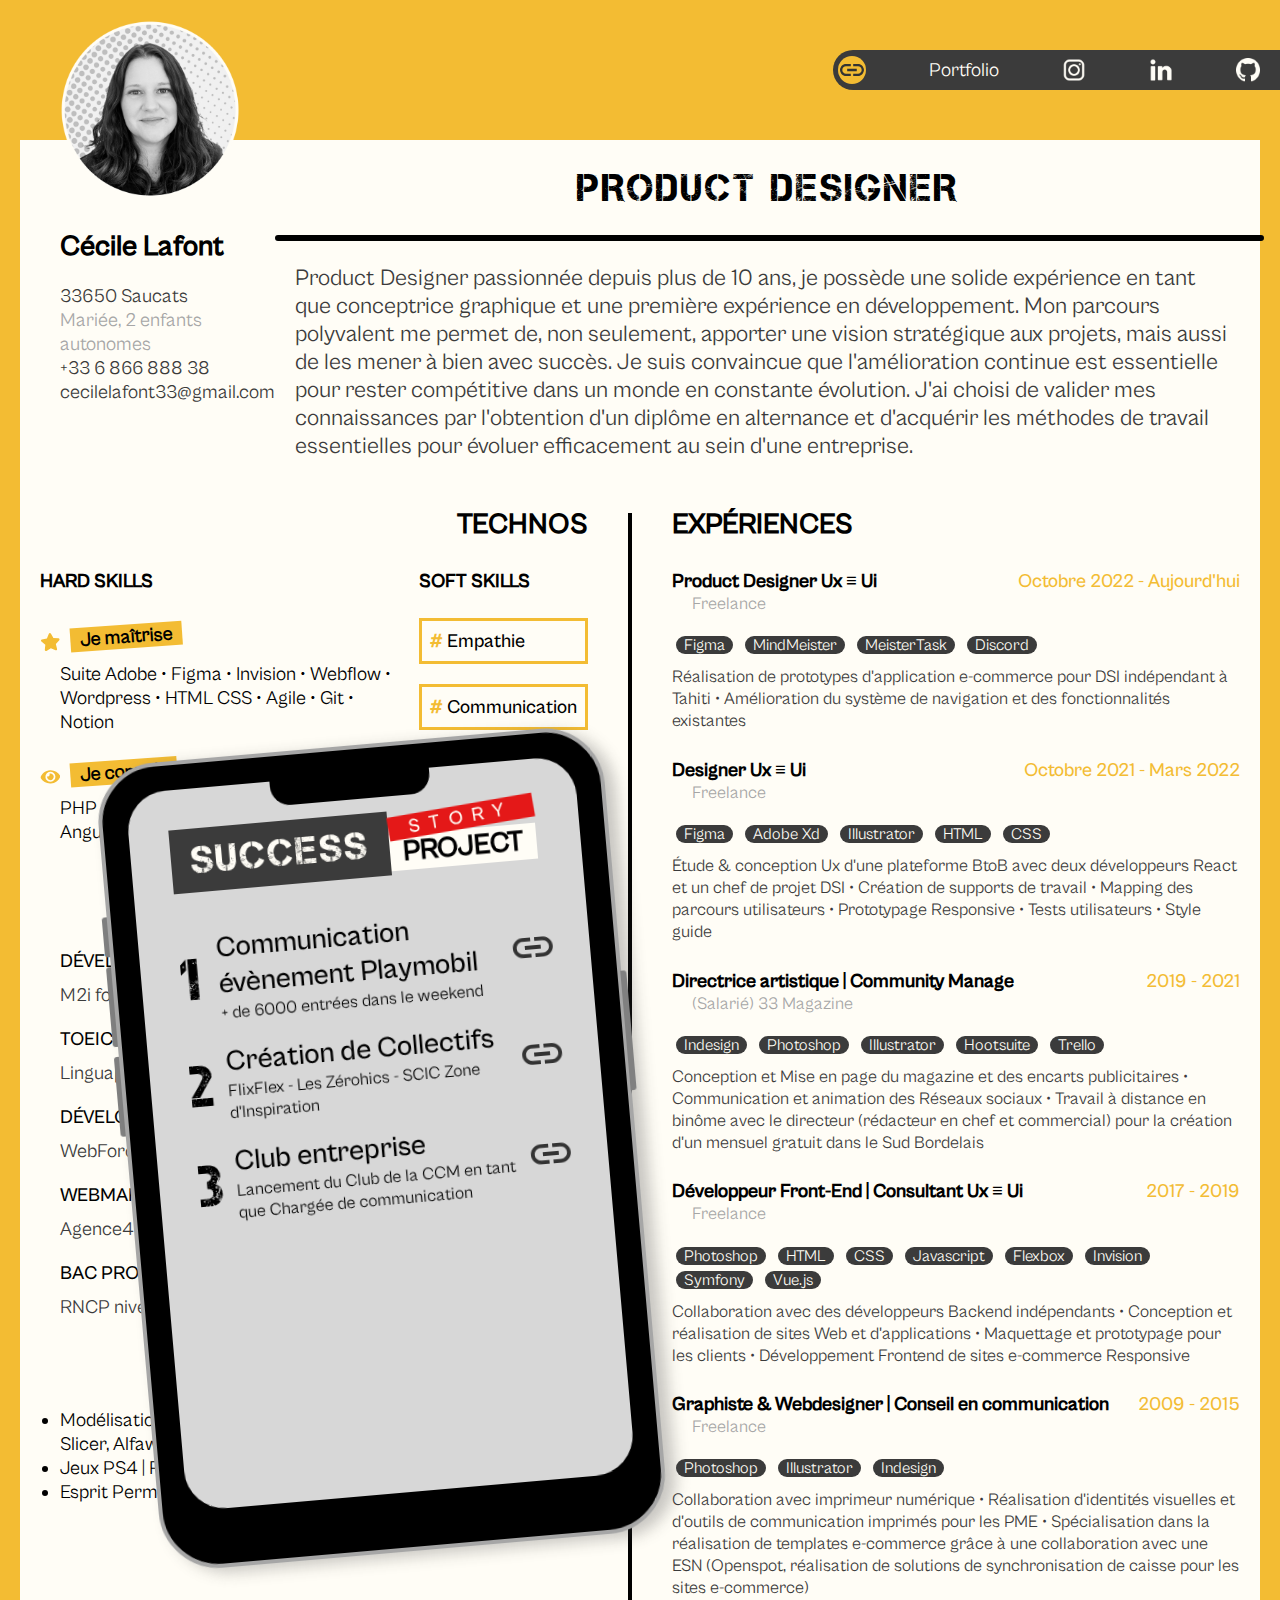
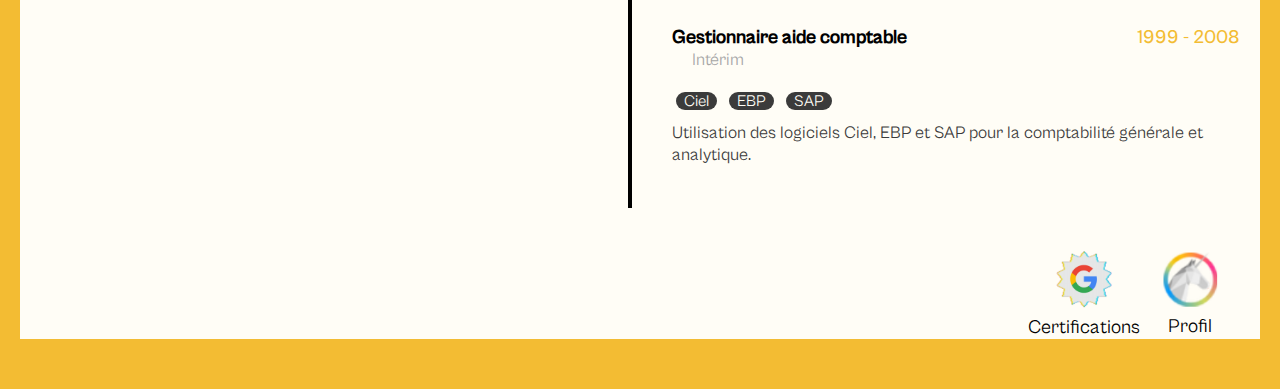
<file: index.html>
<!DOCTYPE html>
<html lang="fr">

<head>
    <meta charset="UTF-8">
    <meta name="viewport" content="width=device-width, initial-scale=1.0">
    <meta property="og:title" content="Cécile Lafont Product Designer">
    <meta property="og:type" content="website">
    <meta property="og:description" content="Prête à rejoindre une entreprise passionnante
                                     pour concevoir des produits exceptionnels ! Découvrez mon CV en ligne.">
    <meta property="og:image" content="/assets/images/photo-cecile-NB.png">
    <meta property="og:image:width" content="180px">
    <meta property="og:image:height" content="180px">
    <meta name="twitter:card" content="summary_large_image">
    <meta name="twitter:title" content="Cécile Lafont Product Designer">
    <meta name="twitter:description" content="Prête à rejoindre une entreprise passionnante
                                     pour concevoir des produits exceptionnels ! Découvrez mon CV en ligne.">
    <meta name="twitter:image" content="https://webdesigner-bordeaux.website/assets/images/photo-cecile-NB.png">
    <meta name="author" content="Cécile Lafont">
    <title>CV Cécile Lafont Product Designer</title>
    <meta name="description" content="Designer UX, Product Designer de talent ?
                                     Découvrez mon CV en ligne valorisant mes compétences
                                     en design, expérience et portfolio créatif. Prête à
                                     rejoindre une entreprise passionnante pour concevoir
                                     des produits exceptionnels ! Contactez-moi pour discuter
                                     de nos opportunités de collaboration dès aujourd'hui.">
    <!-- Découvrez la Mystery cache de ma page 404 :-)  -->
    <link rel="shortcut icon" href="/assets/images/conception-ux-1.ico" type="image/x-icon">
    <link rel="stylesheet" href="/assets/main.css">
    <script src="/assets/js/script.js" defer></script>
</head>

<body>
    <header class="dflex fdrowr">
        <div id="smedia" class="dflex fdrow">
            <div class="dflex"><img id="decorlink-smedia" src="/assets/images/Insert-link-icon-vector-01.svg"
                    alt="icon de l'enesemble des liens vers les médias sociaux"></div>
            <a class="link" href="https://cecilelafont.kabook.fr/" target="_blank">Portfolio</a>
            <a class="link-smedia" href="https://www.instagram.com/cecdeweb/" target="_blank"><img
                    src="/assets/images/instagram.png" alt="icon du lien vers mon Instagram"></a>
            <a class="link-smedia" href="https://www.linkedin.com/in/cecilelafont/" target="_blank"><img
                    src="/assets/images/linkedin.png" alt="icon du lien vers mon LinkedIn"></a>
            <a class="link-smedia" href="https://github.com/cecdeweb" target="_blank"><img
                    src="/assets/images/github.png" alt="icon du lien vers mon Github"></a>
        </div>
    </header>
    <main id="container">
        <section id="identity" class="dflex fdrow">
            <span id="photo-id" class="dflex fdcolr fjcenter posabs"><img class="posrel"
                    src="/assets/images/photo-cecile-NB.png"
                    alt="photo de Cécile Lafont, donc moi, en noir et blanc"></span>
            <div id="address-id" class="dflex fdcol margl4 margt6">
                <h3 class="font3">Cécile Lafont</h3>
                <p class="darkgrey">33650 Saucats <br> <span class="grey"> Mariée, 2 enfants autonomes </span><br>
                    <a class="link phone darkgrey" href="tel:+33686688838">+33 6 866 888 38</a> <br>
                    <a class="link email darkgrey" href="mailto:cecilelafont33@gmail.com">cecilelafont33@gmail.com</a>
                </p>
            </div>
            <div id="present-id" class="dflex fdcol">
                <h1 class="upper font1 center">Product Designer</h1>
                <div id="divider-title"></div>
                <p class="desktop font2 darkgrey margl2 margr3">Product Designer passionnée depuis plus de 10 ans, je possède
                    une solide expérience en tant que conceptrice graphique et une première expérience en développement. Mon
                    parcours polyvalent me permet de, non seulement, apporter une vision stratégique aux projets, mais aussi
                    de les mener à bien avec succès. Je suis convaincue que l'amélioration continue est essentielle pour rester
                    compétitive dans un monde en constante évolution. J'ai choisi de valider mes connaissances par l'obtention
                    d'un diplôme en alternance et d'acquérir les méthodes de travail essentielles pour évoluer efficacement au
                    sein d'une entreprise.
                </p>
                <p class="mobile font2 darkgrey margl2 margr3">
                    En tant que Product Designer passionnée avec plus de 10 ans d'expérience en conception graphique et développement,
                    j'apporte une vision stratégique aux projets et les mène avec succès. Je crois en l'amélioration continue et j'aimerais
                    obtenir un diplôme en alternance pour acquérir les méthodes de travail en entreprise.

                </p>
            </div>
        </section>
        <section id="content" class="dflex fdrow fnowrap">
            <div id="col-1-left">
                <div id="all-skills" class="dflex fdcol">
                    <h2 class="upper font3">Technos</h2>
                    <div class="col-skills dflex fdrow">
                        <div id="hskills" class="padr2">
                            <h4 class="upper font4 margl2">Hard Skills</h4>
                            <div class="margl2 icon-deco dflex">
                                <img src="/assets/images/star-solid.svg" alt="icon décoratif étoile jaune">
                                <h4 class="label-title font5 marg0"> Je maîtrise </h4>
                            </div>
                            <p class="margl4 font5">Suite Adobe • Figma •
                                Invision • Webflow •
                                Wordpress • HTML CSS
                                • Agile • Git • Notion</p>
                            <div class="margl2 icon-deco dflex">
                                <img src="/assets/images/eye-solid.svg" alt="icon décoratif d'un oeil jaune">
                                <h4 class="label-title font5 marg0"> Je connais </h4>
                            </div>
                            <p class="margl4 font5">PHP • Java • Javascript
                                • Python • Angular •
                                Symfony • Vue.js</p>
                        </div>
                        <div id="sskills">
                            <h4 class="upper font4">Soft Skills</h4>
                            <p class="item-sk font4"><span>#</span>Empathie</p>
                            <p class="item-sk font4"><span>#</span>Communication</p>
                            <p class="item-sk font4"><span>#</span>Créativité</p>
                            <p class="item-sk font4"><span>#</span>Adaptation</p>
                        </div>
                    </div>
                </div>
                <div id="education" class="dflex fdcol margl4">
                    <h2 class="upper font3">Formation</h2>
                    <div class="dflex fdcol">
                        <div class="item-education dflex fdrow">
                            <div class="item-educ-line">
                                <p class="upper font4">Développeur Java Full Stack</p>
                                <p class="second">M2i formation Mérignac | 3 mois</p>
                            </div>
                            <div class="date-educ font4 fourth right">
                                <p>2022</p>
                            </div>
                        </div>
                        <div class="item-education dflex fdrow">
                            <div class="item-educ-line">
                                <p class="upper font4">TOEIC Anglais spécialité IT</p>
                                <p class="second">Linguaphone | 3 mois Niveau B1.2 370pts</p>
                            </div>
                            <div class="date-educ font4 fourth">
                                <p>2022</p>
                            </div>
                        </div>
                        <div class="item-education dflex fdrow">
                            <div class="item-educ-line">
                                <p class="upper font4">Développeur &amp; Intégrateur
                                    Web</p>
                                <p class="second">WebForce3 Bdx | 3 mois</p>
                            </div>
                            <div class="date-educ font4 fourth">
                                <p>2016</p>
                            </div>
                        </div>
                        <div class="item-education dflex fdrow">
                            <div class="item-educ-line">
                                <p class="upper font4">Webmarketing Ergonomie &amp;
                                    Optimisation Web</p>
                                <p class="second">Agence404 Bdx | 1 mois</p>
                            </div>
                            <div class="date-educ font4 fourth">
                                <p>2013</p>
                            </div>
                        </div>
                        <div class="item-education dflex fdrow">
                            <div class="item-educ-line">
                                <p class="upper font4">BAC Pro &amp; BEP Audiovisuel</p>
                                <p class="second">RNCP niveau 4 - St Genès Bordeaux | 5 ans</p>
                            </div>
                            <div class="date-educ font4 fourth">
                                <p>1998</p>
                            </div>
                        </div>
                    </div>
                </div>
                <div id="hobbies" class="dflex fdcol">
                    <h2 class="upper font3">Intérêts</h2>
                    <ul>
                        <li>Modélisation et impression 3D PLA | Blender, Fusion
                        360 &amp; Prusa Slicer, Alfawise U30 pro</li>
                        <li>Jeux PS4 | RPG Open World</li>
                        <li>Esprit Permaculture</li>
                    </ul>
                </div>
            </div>
            <div id="divider-c">
            </div>
            <div id="col-3-right">
                <h2 class="upper font3">Expériences</h2>
                <div class="item-xp">
                    <div class="thead-xp dflex fdrow">
                        <div class="title-xp dflex fdcol">
                            <h4 class="font4 margb0 margt0">Product Designer Ux ≡ Ui</h4>
                            <p class="subtitle-xp third font6 margl2">Freelance</p>
                        </div>
                        <p class="date-xp fourth font4">Octobre 2022 - Aujourd'hui</p>
                    </div>
                    <div class="pills-xp">
                        <span class="pill-xp">Figma</span>
                        <span class="pill-xp">MindMeister</span>
                        <span class="pill-xp">MeisterTask</span>
                        <span class="pill-xp">Discord</span>
                    </div>
                    <p class="desc-xp font6 second margt1">
                        Réalisation de prototypes d'application
                        e-commerce pour DSI indépendant à Tahiti • Amélioration du système de
                        navigation et des fonctionnalités existantes
                    </p>
                </div>
                <div class="item-xp">
                    <div class="thead-xp dflex fdrow">
                        <div class="title-xp dflex fdcol">
                            <h4 class="font4 margb0 margt0">Designer Ux ≡ Ui</h4>
                            <p class="subtitle-xp third font6 margl2">Freelance</p>
                        </div>
                        <p class="date-xp fourth font4">Octobre 2021 - Mars 2022</p>
                    </div>
                    <div class="pills-xp">
                        <span class="pill-xp">Figma</span>
                        <span class="pill-xp">Adobe Xd</span>
                        <span class="pill-xp">Illustrator</span>
                        <span class="pill-xp">HTML</span>
                        <span class="pill-xp">CSS</span>
                    </div>
                    <p class="desc-xp font6 second margt1">Étude &amp; conception Ux d'une plateforme BtoB
                        avec deux développeurs React et un chef de projet DSI • Création
                        de supports de travail • Mapping des parcours utilisateurs
                        • Prototypage Responsive • Tests utilisateurs • Style
                        guide
                    </p>
                </div>
                <div class="item-xp">
                    <div class="thead-xp dflex fdrow">
                        <div class="title-xp dflex fdcol">
                            <h4 class="font4 margb0 margt0">Directrice artistique | Community Manage</h4>
                            <p class="subtitle-xp third font6 margl2">(Salarié) 33 Magazine</p>
                        </div>
                        <div class="date-xp fourth font4">2019 - 2021</div>
                    </div>
                    <div class="pills-xp">
                        <span class="pill-xp">Indesign</span>
                        <span class="pill-xp">Photoshop</span>
                        <span class="pill-xp">Illustrator</span>
                        <span class="pill-xp">Hootsuite</span>
                        <span class="pill-xp">Trello</span>
                    </div>
                    <p class="desc-xp font6 second margt1">Conception et Mise en page du magazine
                        et des encarts publicitaires • Communication et animation des Réseaux
                        sociaux • Travail à distance en binôme avec le directeur
                        (rédacteur en chef et commercial) pour la création d'un
                        mensuel gratuit dans le Sud Bordelais
                    </p>
                </div>
                <div class="item-xp">
                    <div class="thead-xp dflex fdrow">
                        <div class="title-xp dflex fdcol">
                            <h4 class="font4 margb0 margt0">Développeur Front-End | Consultant Ux ≡ Ui</h4>
                            <p class="subtitle-xp third font6 margl2">Freelance</p>
                        </div>
                        <div class="date-xp fourth font4">2017 - 2019</div>
                    </div>
                    <div class="pills-xp">
                        <span class="pill-xp">Photoshop</span>
                        <span class="pill-xp">HTML</span>
                        <span class="pill-xp">CSS</span>
                        <span class="pill-xp">Javascript</span>
                        <span class="pill-xp">Flexbox</span>
                        <span class="pill-xp">Invision</span>
                        <span class="pill-xp">Symfony</span>
                        <span class="pill-xp">Vue.js</span>
                    </div>
                    <p class="desc-xp font6 second margt1">Collaboration avec des développeurs
                        Backend indépendants • Conception et réalisation de sites Web et
                        d'applications • Maquettage et prototypage pour les clients •
                        Développement Frontend de sites e-commerce Responsive
                    </p>
                </div>
                <div class="item-xp">
                    <div class="thead-xp dflex fdrow">
                        <div class="title-xp dflex fdcol">
                            <h4 class="font4 margb0 margt0">Graphiste &amp; Webdesigner | Conseil en communication</h4>
                            <p class="subtitle-xp third font6 margl2">Freelance</p>
                        </div>
                        <div class="date-xp fourth font4">2009 - 2015</div>
                    </div>
                    <div class="pills-xp">
                        <span class="pill-xp">Photoshop</span>
                        <span class="pill-xp">Illustrator</span>
                        <span class="pill-xp">Indesign</span>
                    </div>
                    <p class="desc-xp font6 second margt1">Collaboration avec imprimeur
                        numérique • Réalisation d'identités visuelles et d'outils de communication
                        imprimés pour les PME • Spécialisation dans la réalisation de templates
                        e-commerce grâce à une collaboration avec une ESN (Openspot, réalisation
                        de solutions de synchronisation de caisse pour les sites e-commerce)
                    </p>
                </div>
                <div class="item-xp">
                    <div class="thead-xp dflex fdrow">
                        <div class="title-xp dflex fdcol">
                            <h4 class="font4 margb0 margt0">Gestionnaire aide comptable</h4>
                            <p class="subtitle-xp third font6 margl2">Intérim</p>
                        </div>
                        <div class="date-xp fourth font4">1999 - 2008</div>
                    </div>
                    <div class="pills-xp">
                        <span class="pill-xp">Ciel</span>
                        <span class="pill-xp">EBP</span>
                        <span class="pill-xp">SAP</span>
                    </div>
                    <p class="desc-xp font6 second margt1">Utilisation des logiciels Ciel, EBP et SAP pour la
                        comptabilité générale et analytique.</p>
                </div>
                <div class="item-xp dflex fjcend">
                    <div class="thead-xp dflex fdrow">
                        <div class="certif-xp dflex fdrow margt4">
                            <div class="logo-certif dflex fdcol margr2 alignitem-c">
                                <a href="https://drive.google.com/file/d/1qDpFN6PgUX6BKsJCMFpsZZV3Cf97X6y7/view"
                                    target="_blank">
                                    <img src="/assets/images/google-picto.png"
                                        alt="icon google avec lien vers document de certification">
                                </a>
                                <div class="title-certif">Certifications</div>
                            </div>
                            <div class="logo-certif dflex fdcol margr2 alignitem-c">
                                <a href="https://app.assessfirst.com/_/profile/jomibnmo-cecile-lafont" target="_blank">
                                    <img src="/assets/images/assessfirst-picto.png"
                                        alt="icon Assessfirst avec lien vers une analyse de mon profil complet">
                                </a>
                                <div class="title-certif">Profil</div>
                            </div>
                        </div>
                    </div>
                </div>
            </div>
        </section>
        <aside id="success-story">
            <div id="frame-story">
                <div class="buttons-left">
                    <div class="button-left-1"></div>
                    <div class="button-left-2"></div>
                    <div class="button-left-3"></div>
                </div>
                <div class="phone-story">
                    <div class="topscreen"></div>
                    <div class="screen">
                        <div id="t-success" class="dflex pad4">
                            <div id="t1-success" class="font1 fifth">Success</div>
                            <div id="tdiv-succes">
                                <div id="t2-success" class="upper font4 padl2 padr2 fifth">Story</div>
                                <div id="t3-success" class="upper font3 first">Project</div>
                            </div>
                        </div>
                        <div class="item-success dflex margr4 margl4 margb2">
                            <div class="number-success font1 dflex">1</div>
                            <div class="content-success dflex fdcol left">
                                <div class="title-success font3">Communication évènement Playmobil</div>
                                <p class="desc-success font6 marg0">+ de 6000 entrées dans le weekend</p>
                            </div>
                            <div class="link-success dflex">
                                <a href="https://vimeo.com/278296222" target="_blank">
                                    <img src="/assets/images/Insert-link-icon-vector-01.svg"
                                        alt="icon de lien vers reportage de Biscarrosse TV sur Playmo Landes">
                                </a>
                            </div>
                        </div>
                        <div class="item-success dflex margr4 margl4 margb2">
                            <div class="number-success font1 dflex">2</div>
                            <div class="content-success dflex fdcol left">
                                <div class="title-success font3">Création de Collectifs</div>
                                <p class="desc-success font6 marg0">FlixFlex - Les Zérohics - SCIC Zone d'Inspiration
                                </p>
                            </div>
                            <div class="link-success dflex">
                                <a href="https://www.youtube.com/channel/UCClBwNlsSqFxPHgtVERx9Sg" target="_blank">
                                    <img src="/assets/images/Insert-link-icon-vector-01.svg"
                                        alt="icon de lien vers plusieurs vidéos teaser du lancement de la SCIC Zone d'Inspiration sur Youtube">
                                </a>
                            </div>
                        </div>
                        <div class="item-success dflex margr4 margl4 margb2">
                            <div class="number-success font1 dflex">3</div>
                            <div class="content-success dflex fdcol left">
                                <div class="title-success font3">Club entreprise</div>
                                <p class="desc-success font6 marg0">Lancement du Club de la CCM en tant que Chargée de
                                    communication</p>
                            </div>
                            <div class="link-success dflex">
                                <a href="https://www.clubdesentreprises-ccm.org/adherer-au-club/" target="_blank">
                                    <img src="/assets/images/Insert-link-icon-vector-01.svg"
                                        alt="icon de lien vers le site du club des entreprises de la communauté de communes de Montesquieu">
                                </a>
                            </div>
                        </div>
                    </div>
                </div>
                <div class="button-right"></div>
            </div>
        </aside>
    </main>
    <footer></footer>
</body>

</html>
</file>
<file: assets/main.css>
@import url("/assets/css/framework.css");
@import url("/assets/css/style.css");
</file>
